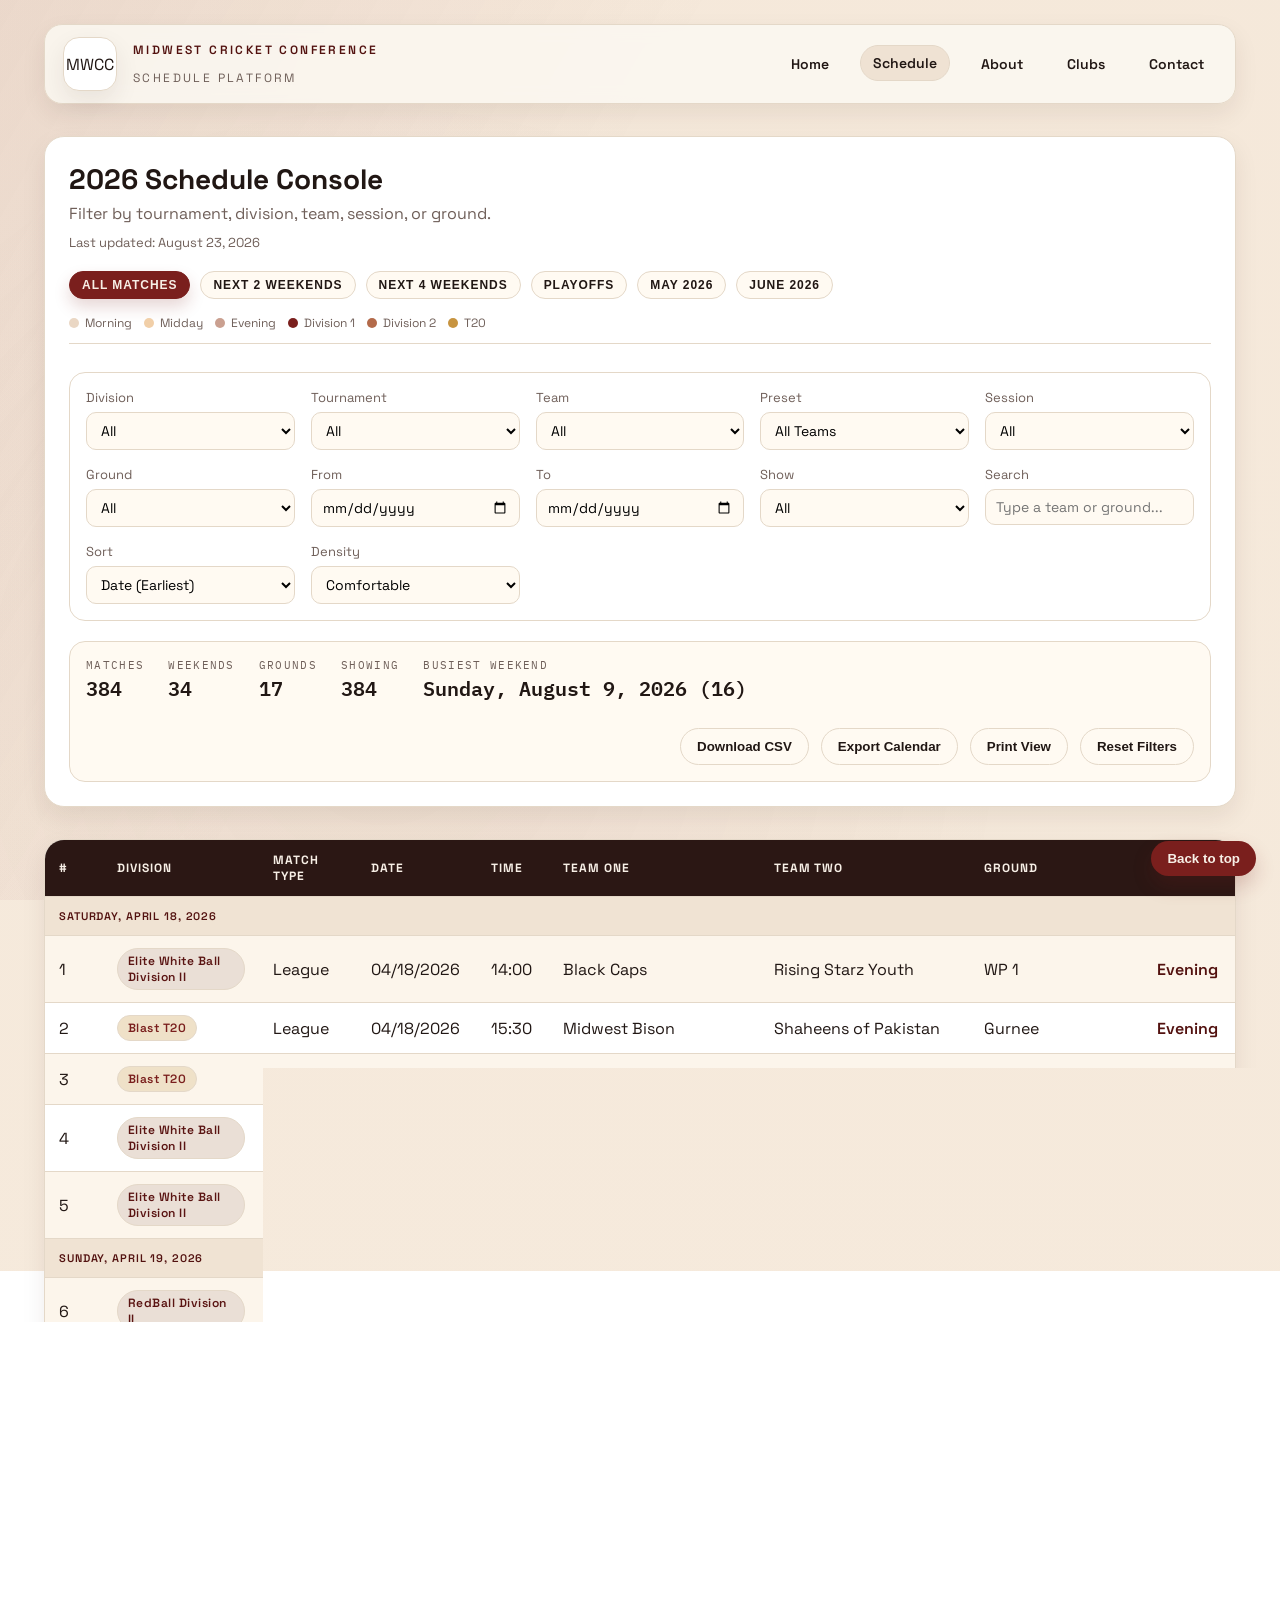
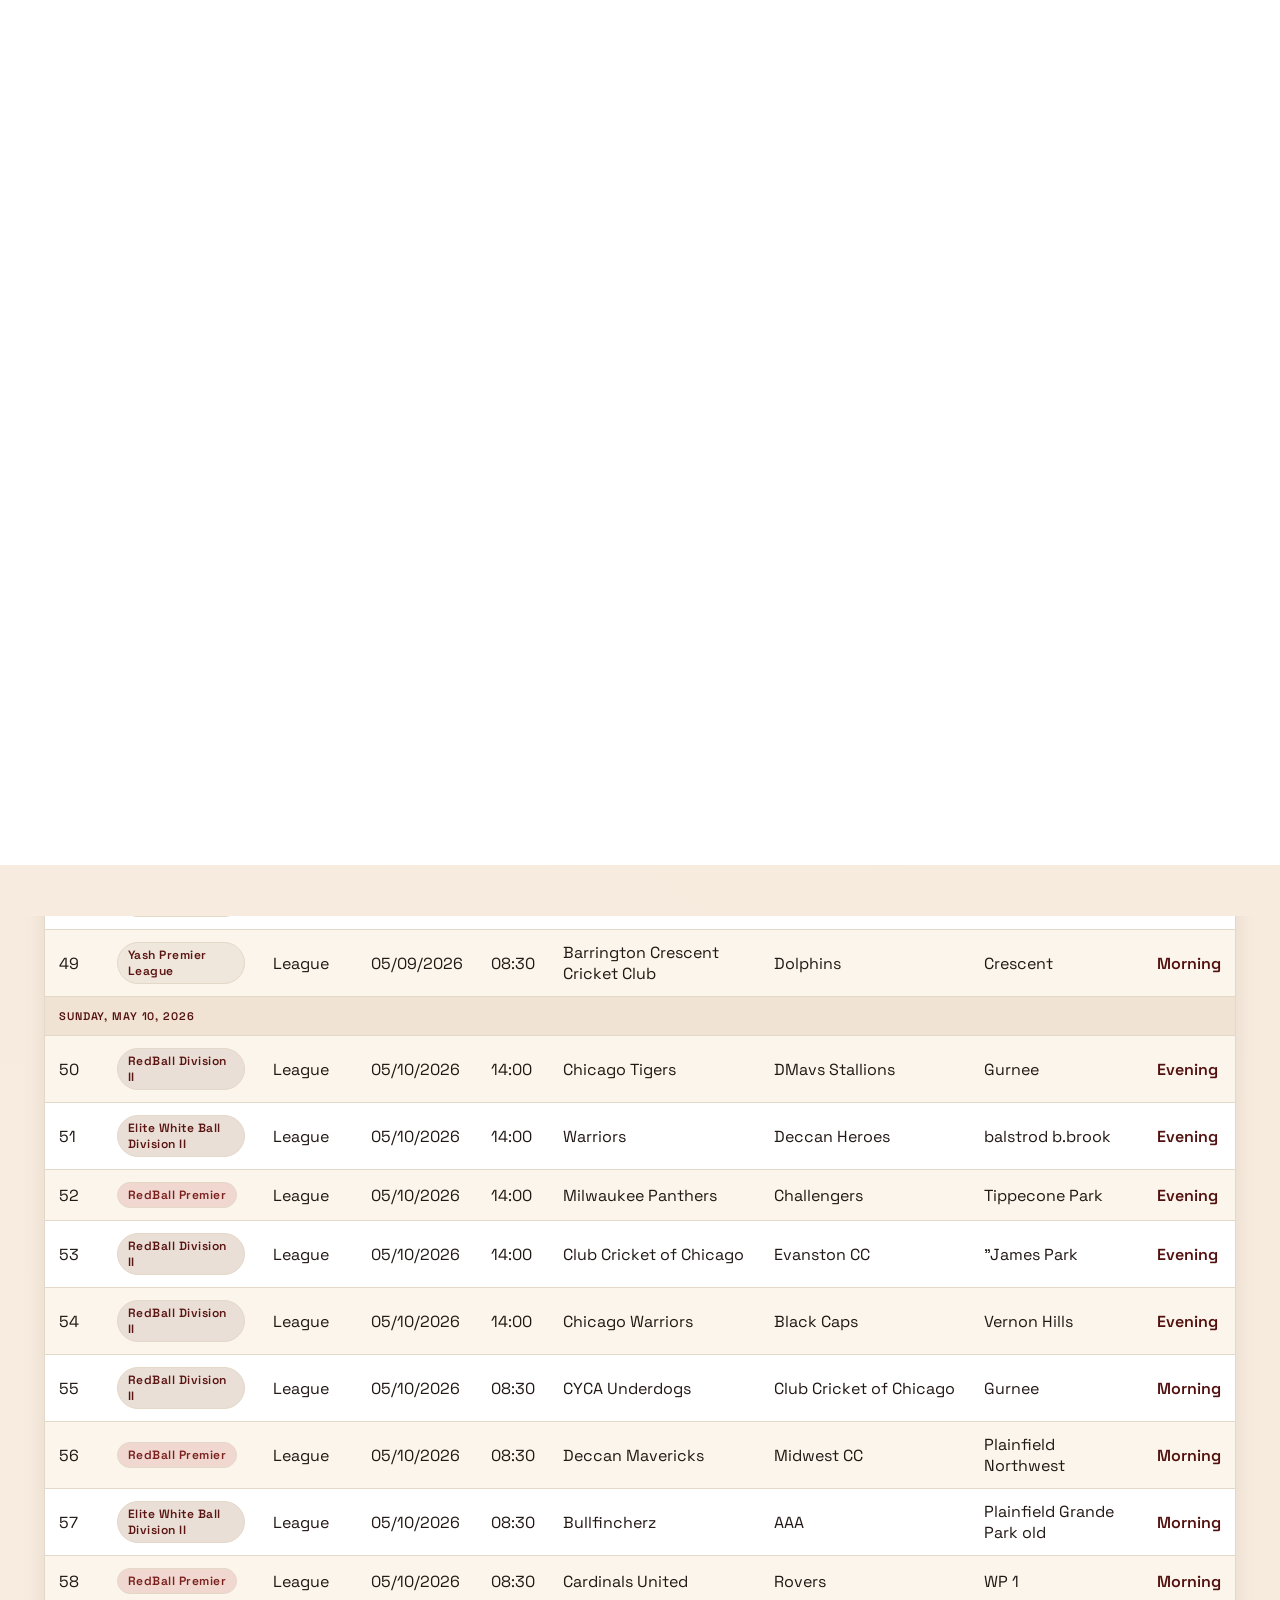
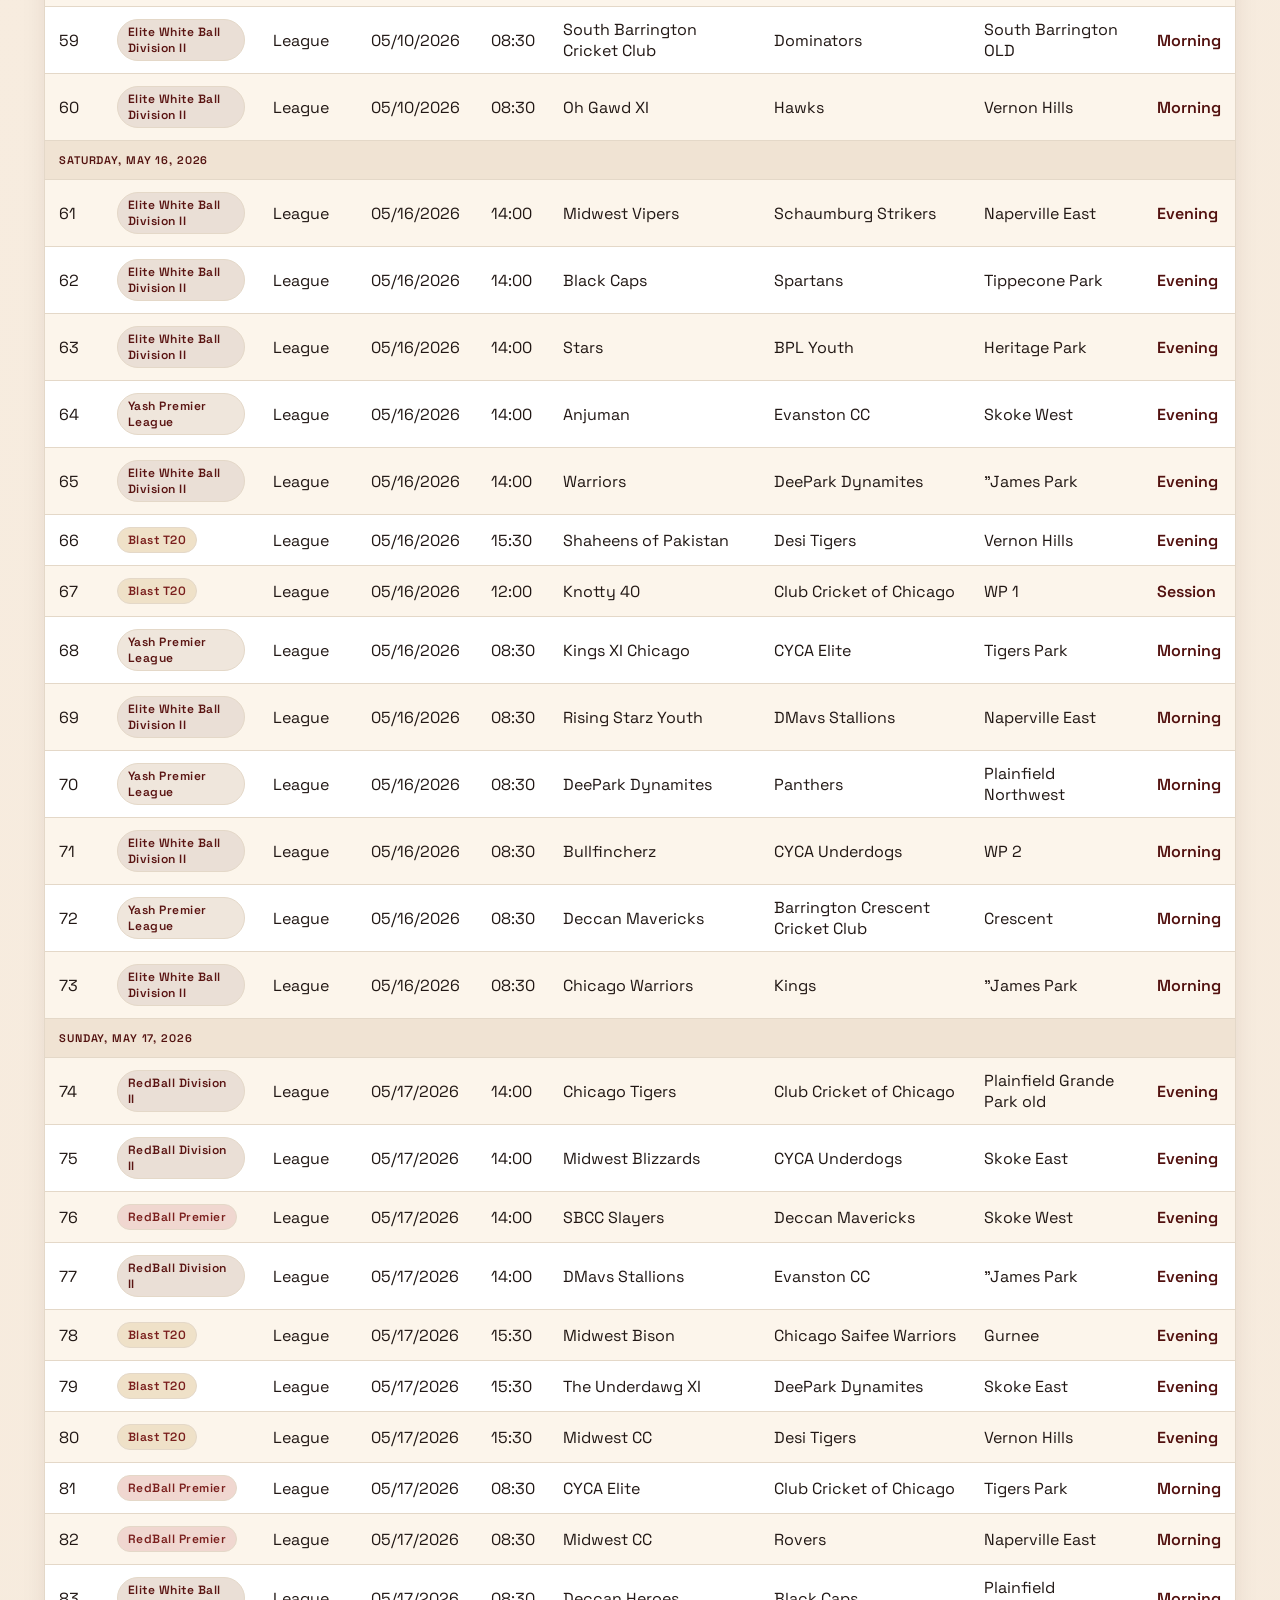
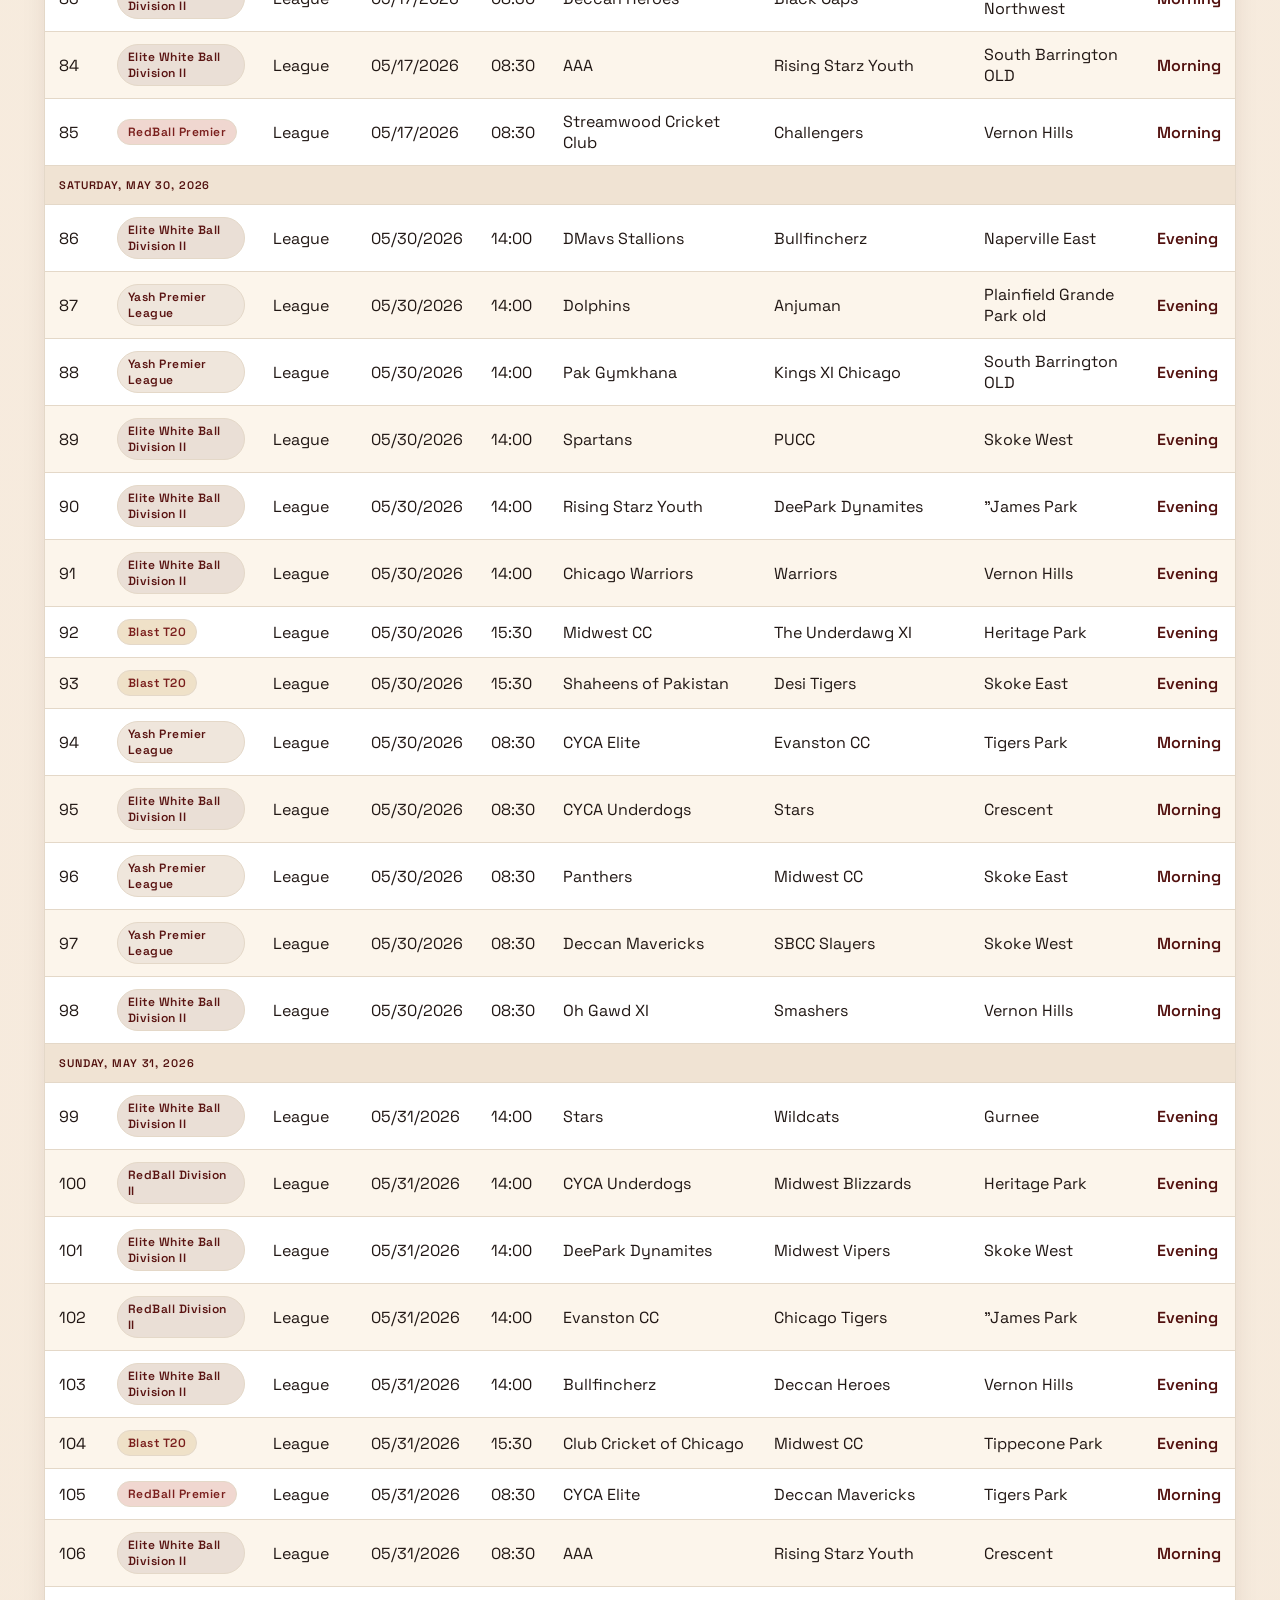
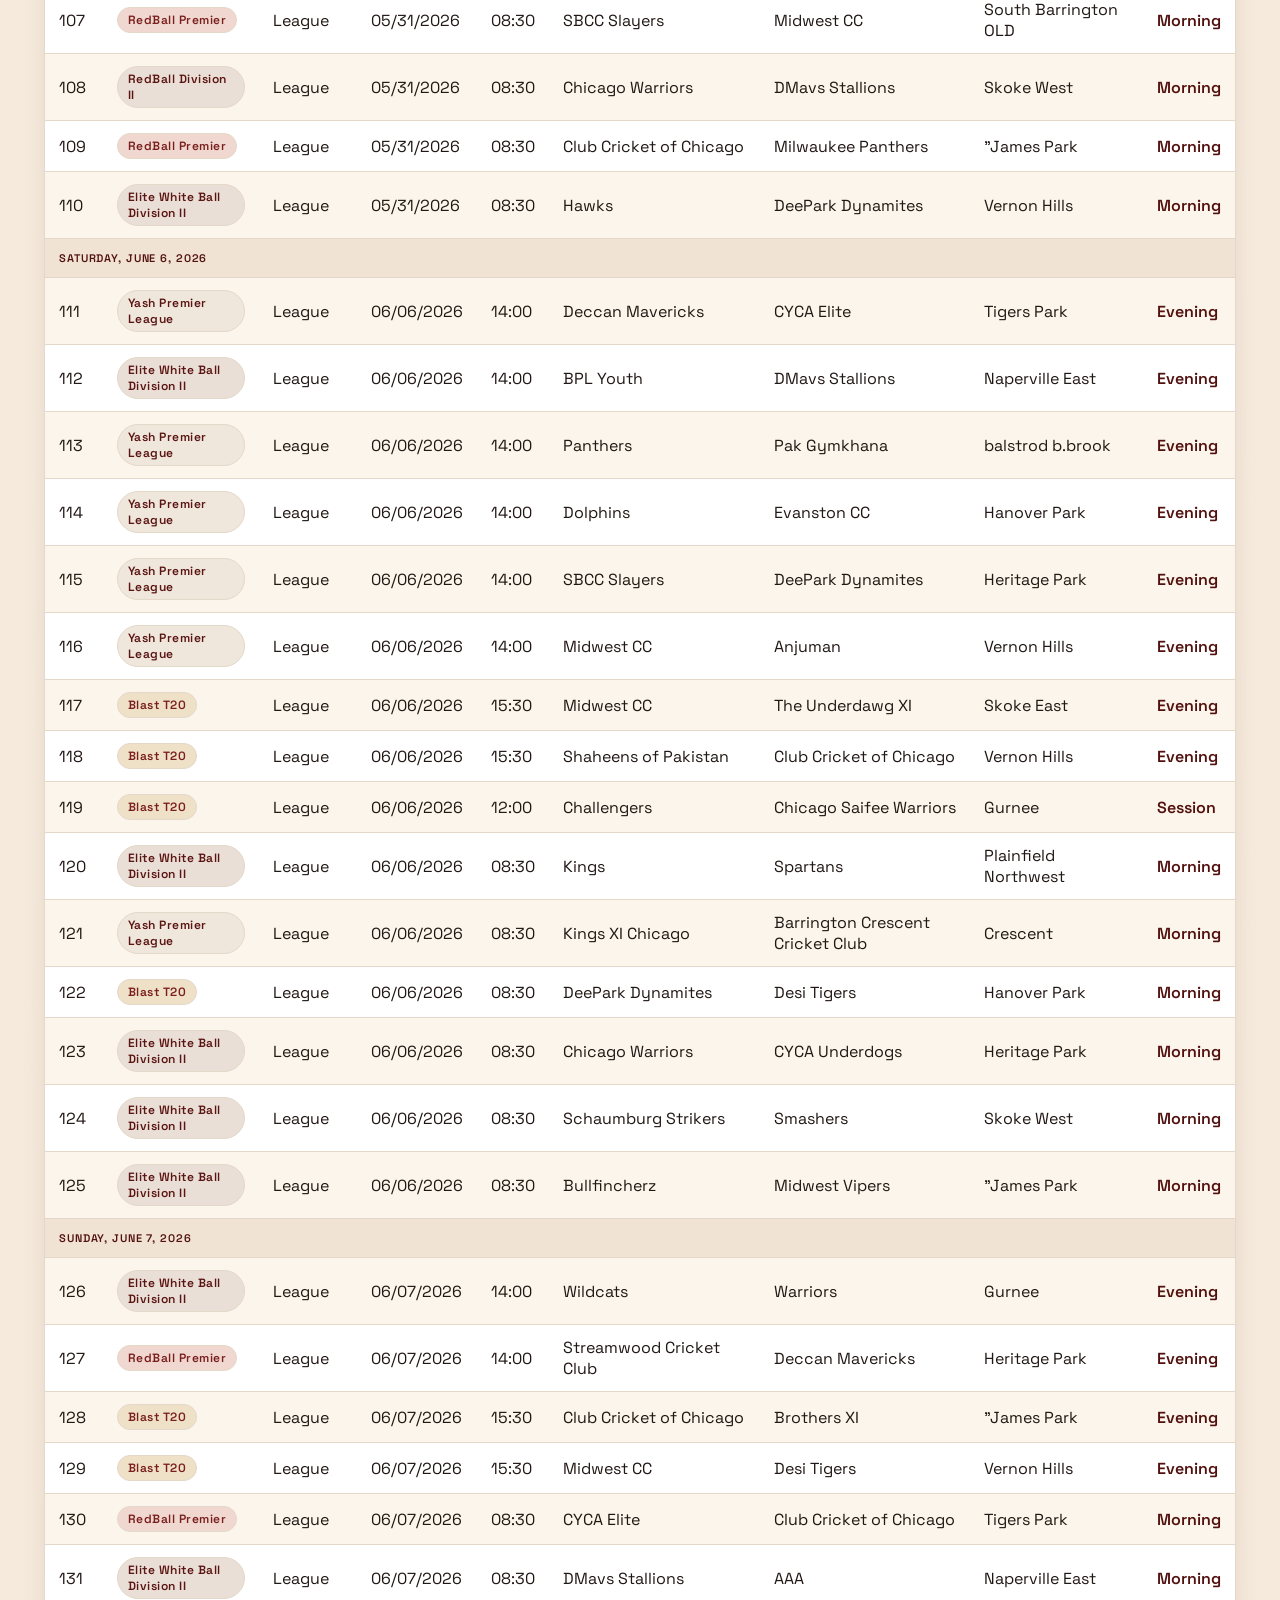
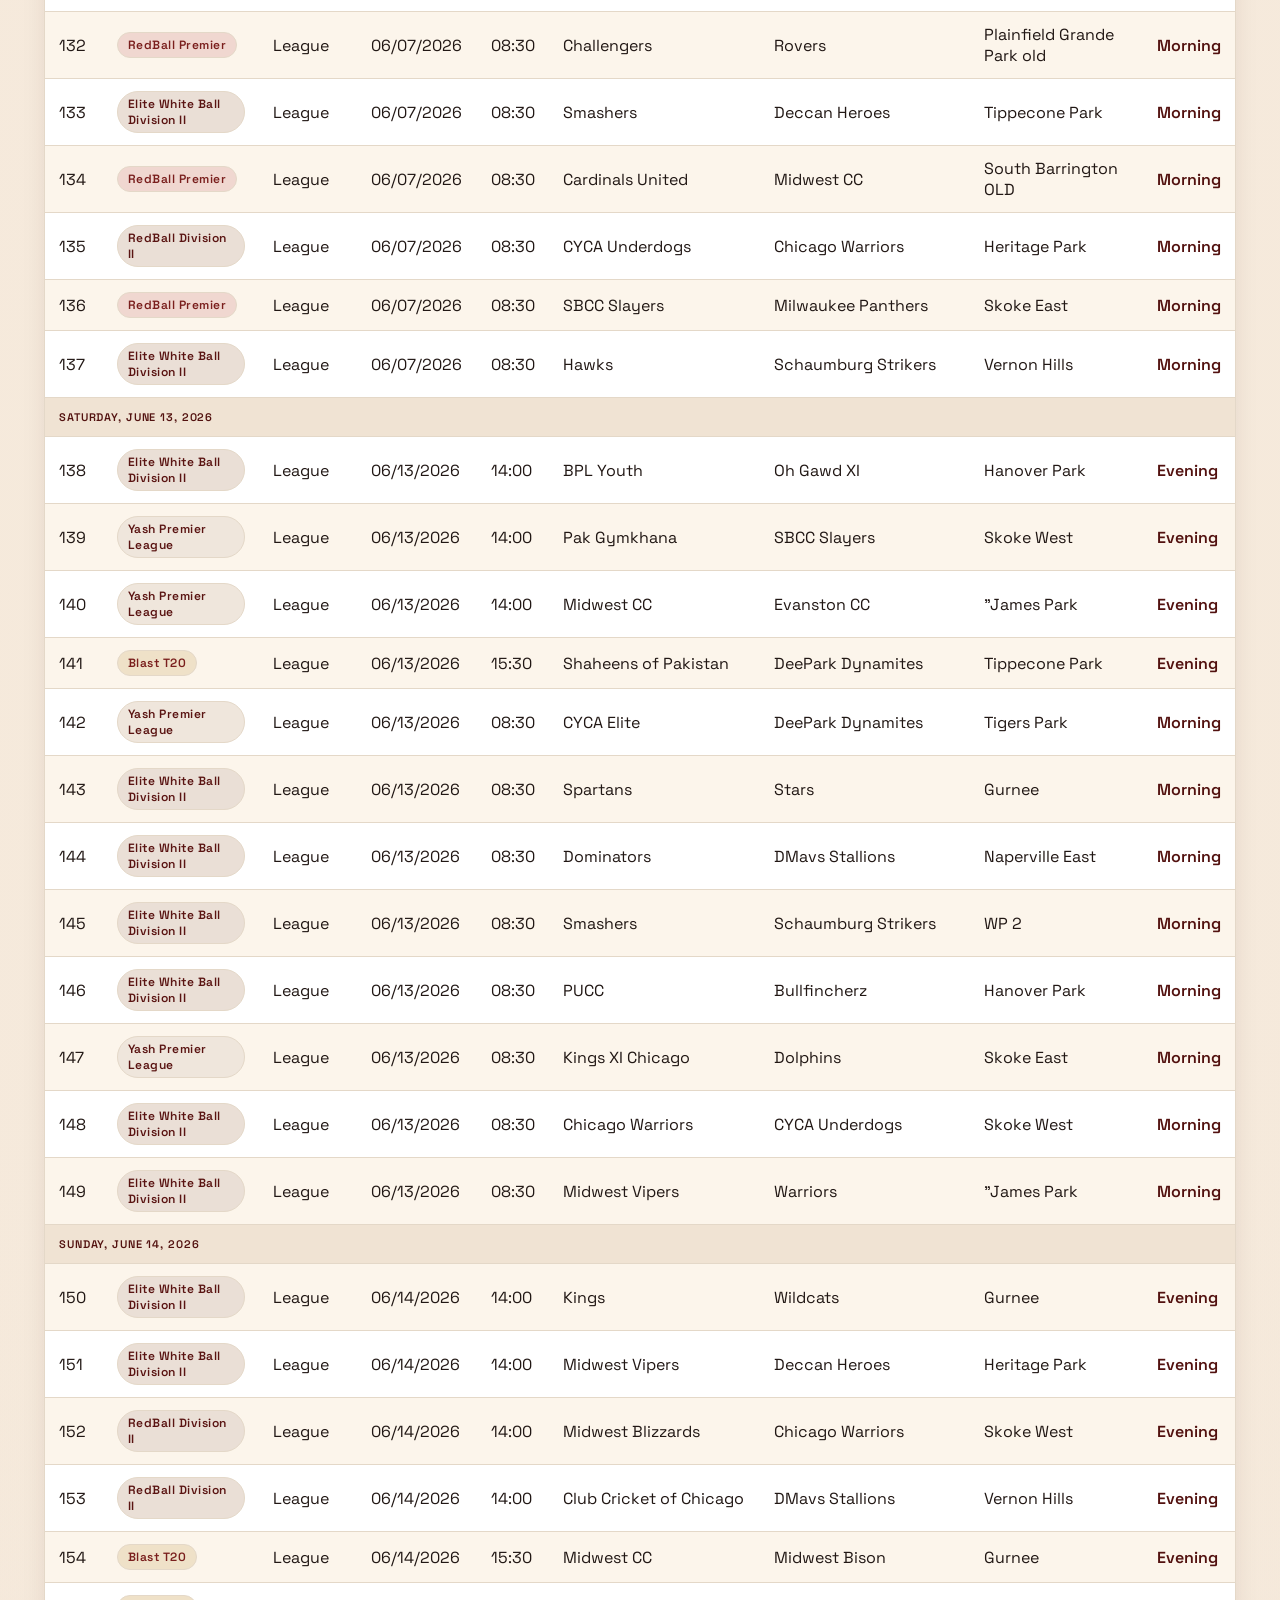
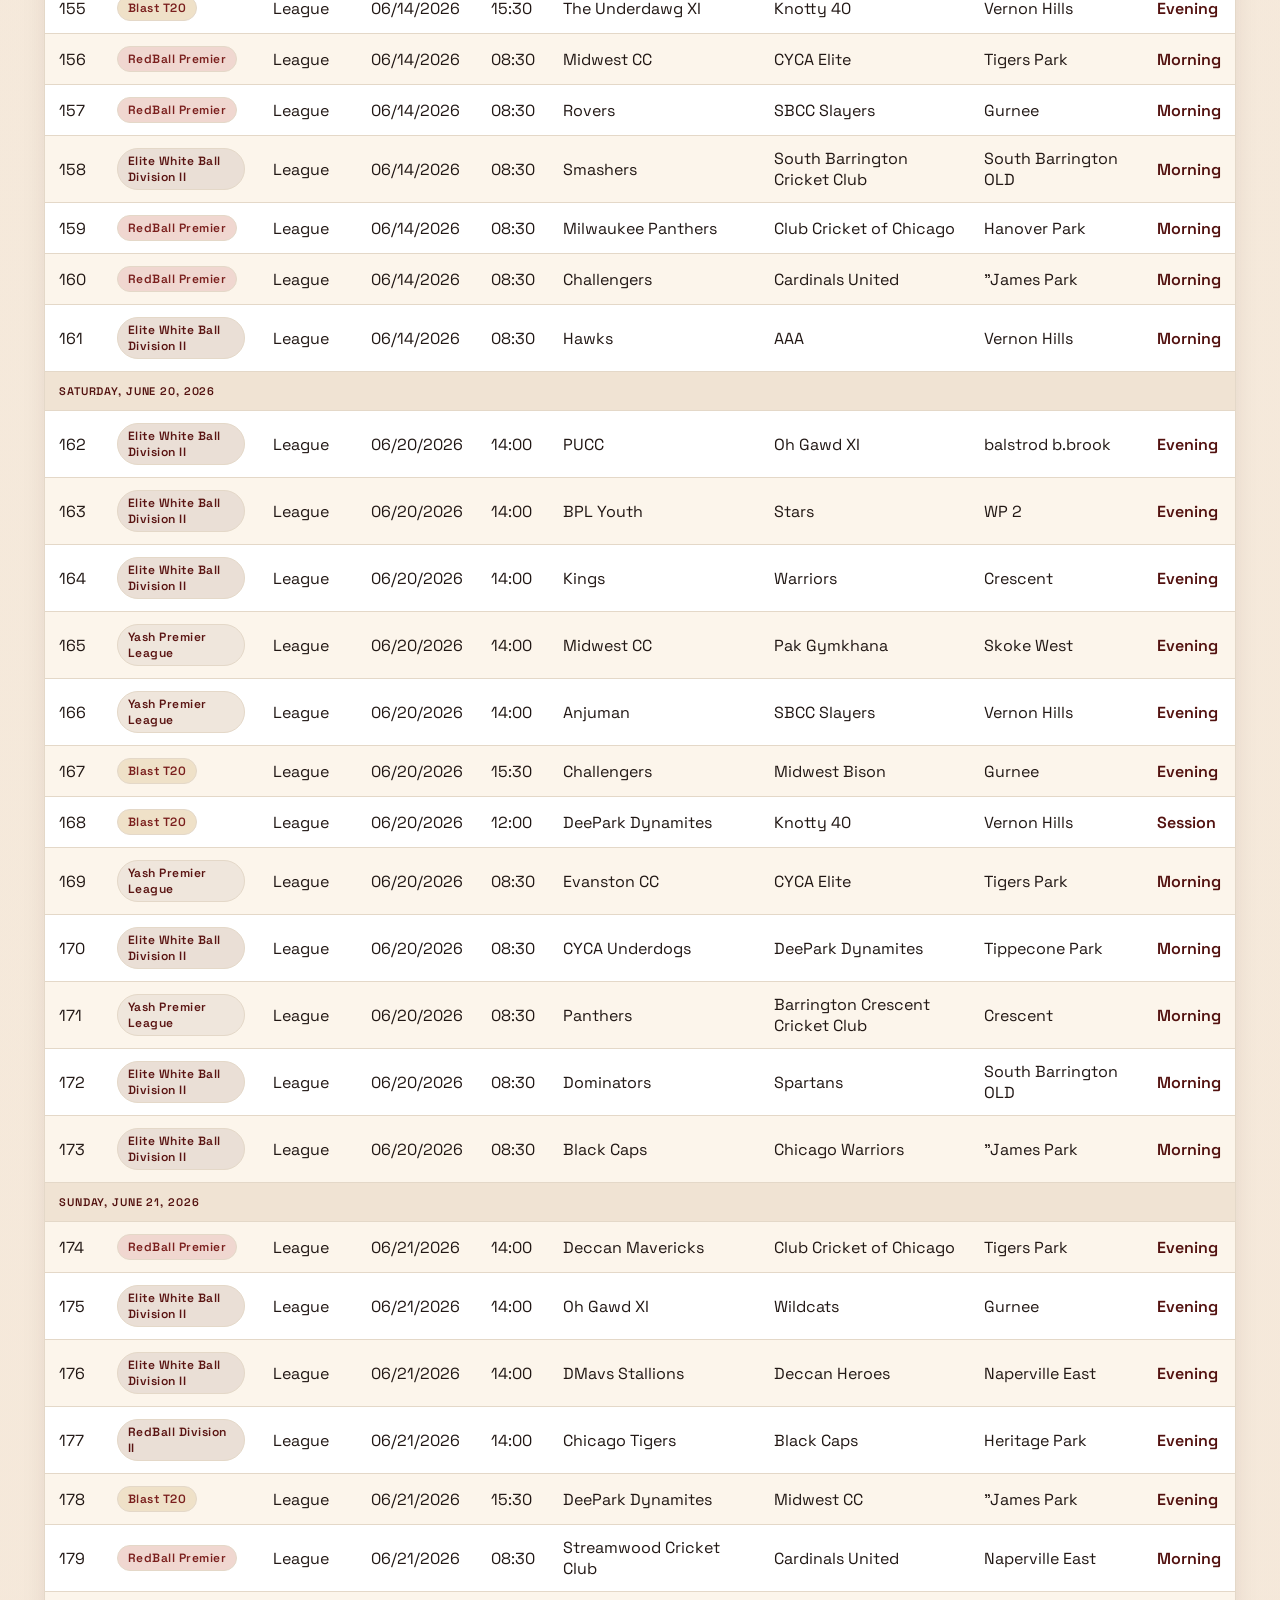
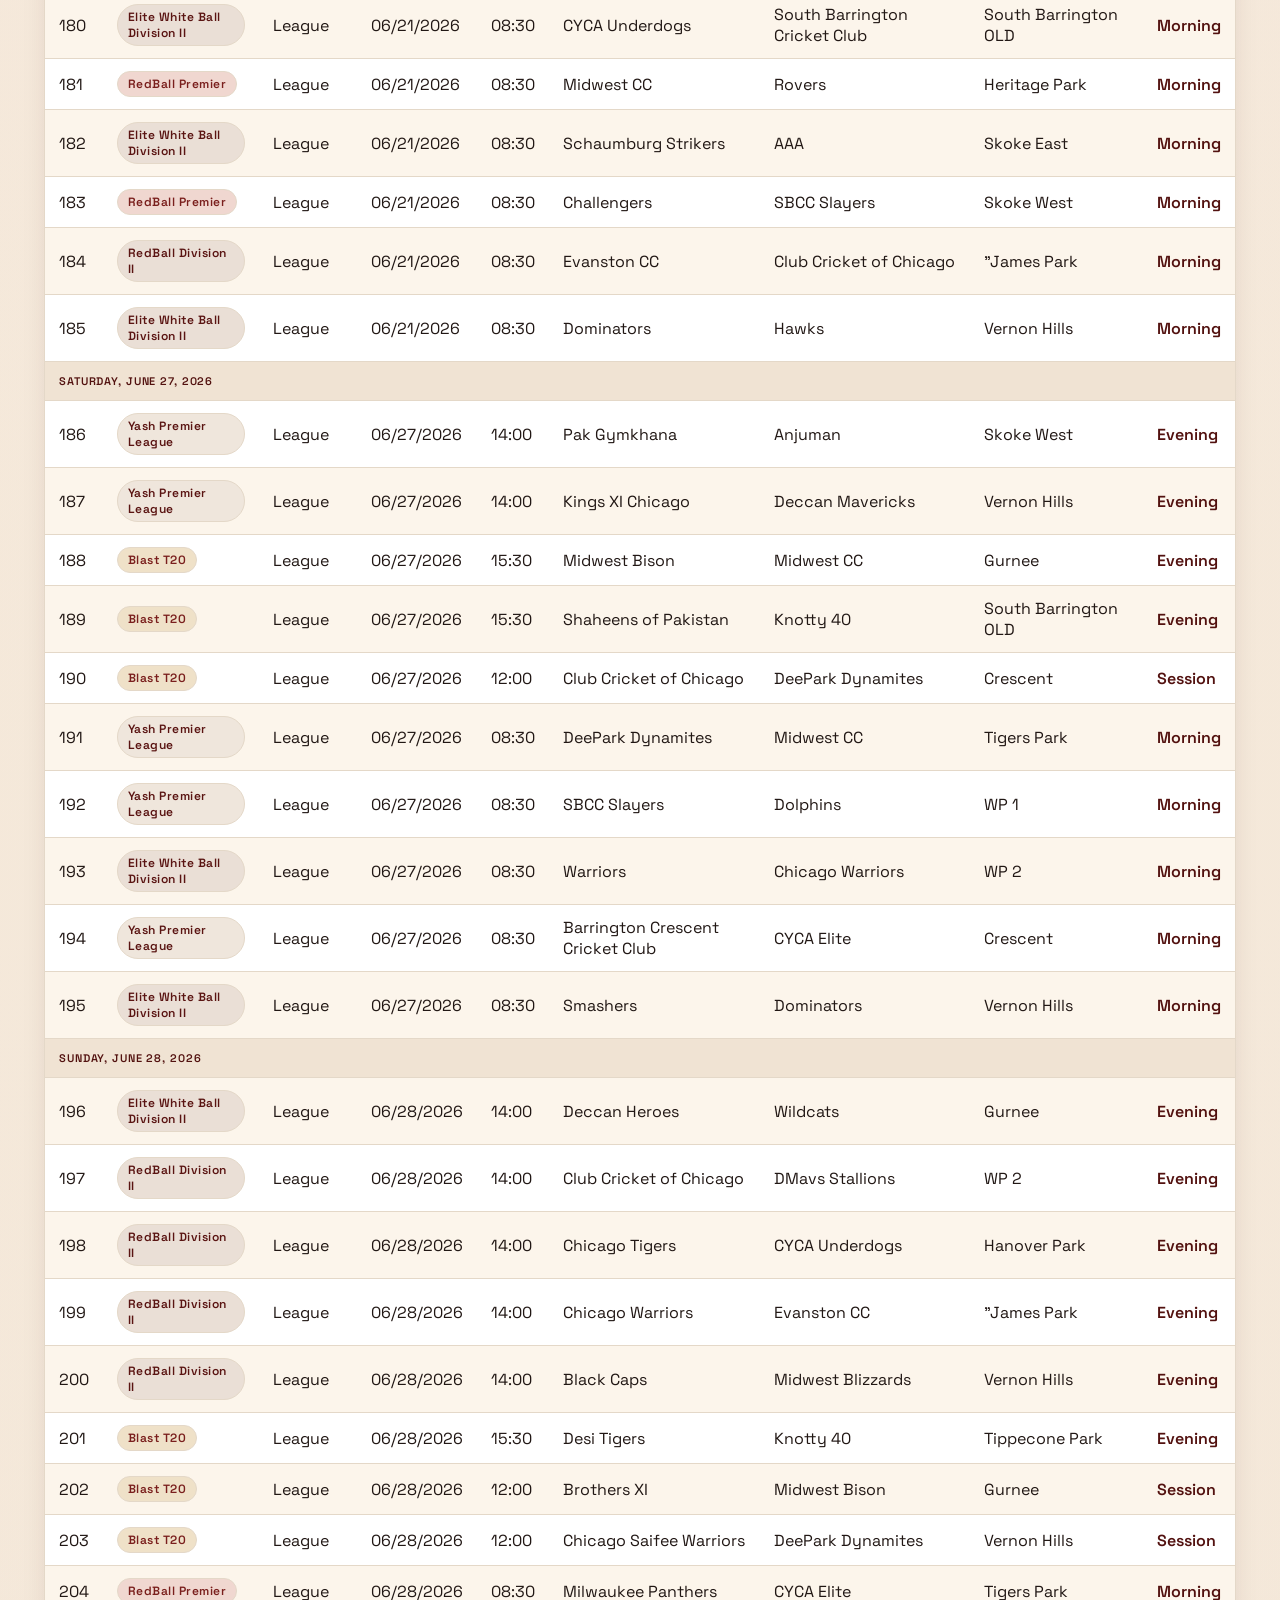
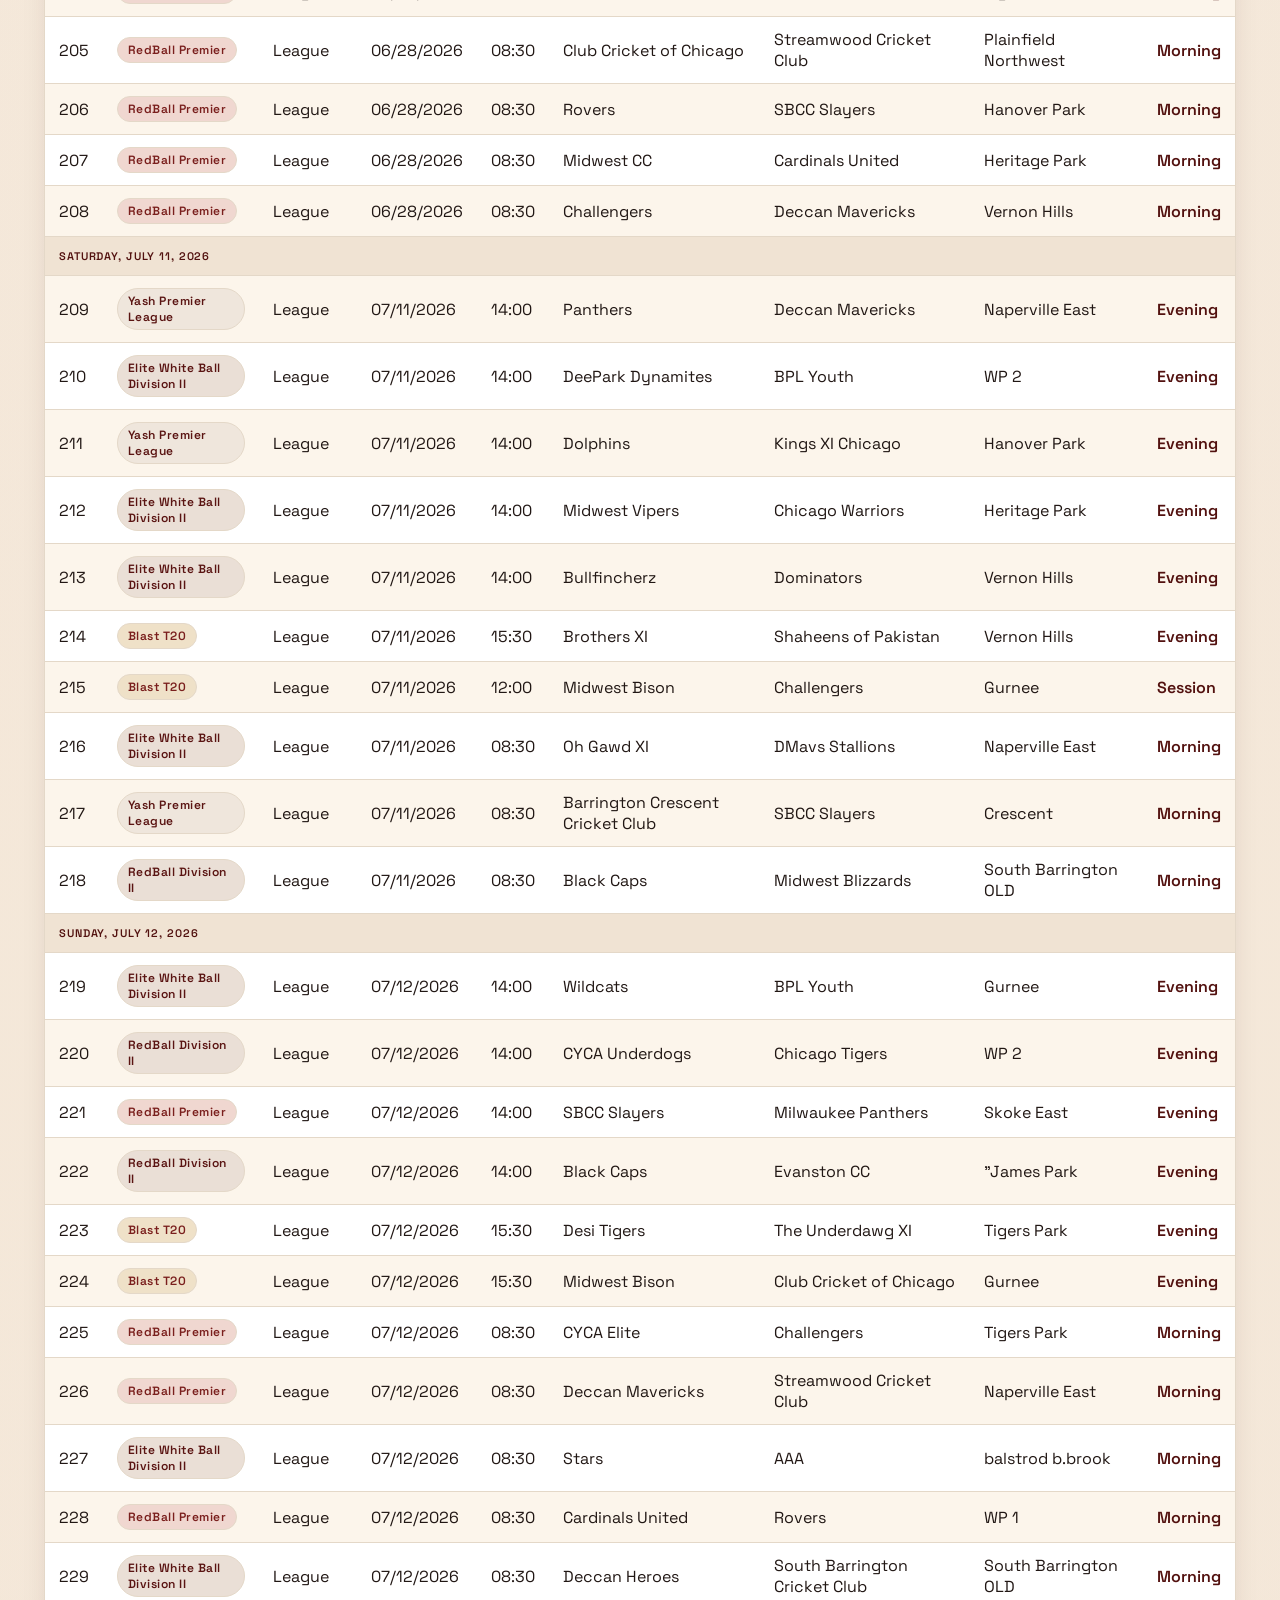
<file: web/schedule.html>
<!doctype html>
<html lang="en">
  <head>
    <meta charset="UTF-8" />
    <meta name="viewport" content="width=device-width, initial-scale=1.0" />
    <title>MWCC | Schedule</title>
    <link rel="preconnect" href="https://fonts.googleapis.com" />
    <link rel="preconnect" href="https://fonts.gstatic.com" crossorigin />
    <link
      href="https://fonts.googleapis.com/css2?family=Space+Grotesk:wght@400;500;600;700&family=IBM+Plex+Mono:wght@400;600&display=swap"
      rel="stylesheet"
    />
    <link rel="stylesheet" href="styles.css" />
  </head>
  <body class="schedule-page">
    <div class="page">
      <nav class="top-nav">
        <div class="brand">
          <div class="brand-mark">MWCC</div>
          <div>
            <p class="eyebrow">Midwest Cricket Conference</p>
            <span class="brand-sub">Schedule Platform</span>
          </div>
        </div>
        <div class="nav-links">
          <a href="index.html">Home</a>
          <a href="schedule.html" class="active">Schedule</a>
          <a href="index.html#about">About</a>
          <a href="index.html#clubs">Clubs</a>
          <a href="index.html#contact">Contact</a>
        </div>
      </nav>

      <section class="panel schedule-panel">
        <div class="section-title">
          <h2>2026 Schedule Console</h2>
          <p>Filter by tournament, division, team, session, or ground.</p>
          <p class="last-updated">Last updated: <span id="lastUpdated">Loading...</span></p>
        </div>

        <div class="schedule-tools">
          <div class="quick-filters" role="group" aria-label="Quick filters">
            <button class="chip active" data-range="all" type="button">All Matches</button>
            <button class="chip" data-range="next2" type="button">Next 2 Weekends</button>
            <button class="chip" data-range="next4" type="button">Next 4 Weekends</button>
            <button class="chip" data-range="playoffs" type="button">Playoffs</button>
            <button class="chip" data-range="month:2026-05" type="button">May 2026</button>
            <button class="chip" data-range="month:2026-06" type="button">June 2026</button>
          </div>
          <div class="legend">
            <span class="legend-item"><span class="legend-dot morning"></span>Morning</span>
            <span class="legend-item"><span class="legend-dot midday"></span>Midday</span>
            <span class="legend-item"><span class="legend-dot evening"></span>Evening</span>
            <span class="legend-item"><span class="legend-dot d1"></span>Division 1</span>
            <span class="legend-item"><span class="legend-dot d2"></span>Division 2</span>
            <span class="legend-item"><span class="legend-dot t20"></span>T20</span>
          </div>
        </div>

        <div class="filters">
          <div class="filter">
            <span>Division</span>
            <select id="divisionFilter"></select>
          </div>
          <div class="filter">
            <span>Tournament</span>
            <select id="tournamentFilter"></select>
          </div>
          <div class="filter">
            <span>Team</span>
            <select id="teamFilter"></select>
          </div>
          <div class="filter">
            <span>Preset</span>
            <select id="presetFilter">
              <option value="all" selected>All Teams</option>
            </select>
          </div>
          <div class="filter">
            <span>Session</span>
            <select id="sessionFilter"></select>
          </div>
          <div class="filter">
            <span>Ground</span>
            <select id="groundFilter"></select>
          </div>
          <div class="filter">
            <span>From</span>
            <input id="dateFrom" type="date" />
          </div>
          <div class="filter">
            <span>To</span>
            <input id="dateTo" type="date" />
          </div>
          <div class="filter">
            <span>Show</span>
            <select id="pageSize">
              <option value="50">50</option>
              <option value="100">100</option>
              <option value="200">200</option>
              <option value="all" selected>All</option>
            </select>
          </div>
          <div class="filter">
            <span>Search</span>
            <input id="searchInput" type="text" placeholder="Type a team or ground..." />
          </div>
          <div class="filter">
            <span>Sort</span>
            <select id="sortBy">
              <option value="date_asc" selected>Date (Earliest)</option>
              <option value="date_desc">Date (Latest)</option>
              <option value="team_asc">Team (A-Z)</option>
              <option value="ground_asc">Ground (A-Z)</option>
            </select>
          </div>
          <div class="filter">
            <span>Density</span>
            <select id="densityToggle">
              <option value="comfortable" selected>Comfortable</option>
              <option value="compact">Compact</option>
            </select>
          </div>
        </div>

        <div class="summary">
          <div>
            <span class="summary-label">Matches</span>
            <span id="matchCount" class="summary-value">0</span>
          </div>
          <div>
            <span class="summary-label">Weekends</span>
            <span id="weekendCount" class="summary-value">0</span>
          </div>
          <div>
            <span class="summary-label">Grounds</span>
            <span id="groundCount" class="summary-value">0</span>
          </div>
          <div>
            <span class="summary-label">Showing</span>
            <span id="showingCount" class="summary-value">0</span>
          </div>
          <div>
            <span class="summary-label">Busiest Weekend</span>
            <span id="busiestWeekend" class="summary-value">-</span>
          </div>
          <div class="actions">
            <button id="downloadCsv" class="ghost">Download CSV</button>
            <button id="exportIcs" class="ghost">Export Calendar</button>
            <button id="printSchedule" class="ghost">Print View</button>
            <button id="resetFilters" class="ghost">Reset Filters</button>
          </div>
        </div>
      </section>

      <section class="table-wrap">
        <table>
          <thead>
            <tr>
              <th>#</th>
              <th>Division</th>
              <th>Match Type</th>
              <th>Date</th>
              <th>Time</th>
              <th>Team One</th>
              <th>Team Two</th>
              <th>Ground</th>
              <th>Session</th>
            </tr>
          </thead>
          <tbody id="scheduleBody"></tbody>
        </table>
      </section>

      <section id="scheduleCards" class="schedule-cards"></section>

      <section class="results-section" id="resultsFixtures">
        <div class="section-title">
          <h2>Results & Fixtures</h2>
          <p>Browse fixtures and completed results by tournament.</p>
        </div>
        <div class="view-tabs" id="resultsTabs">
          <button class="tab active" data-view="fixtures" type="button">Fixtures</button>
          <button class="tab" data-view="results" type="button">Results</button>
        </div>
        <div class="tab-row" id="rfTournamentTabs">
          <button class="tab active" data-tournament="D1_WHITE" type="button">Yash Premier League</button>
          <button class="tab" data-tournament="D1_RED" type="button">Division 1 Red Ball</button>
          <button class="tab" data-tournament="D2_WHITE" type="button">Division 2 White Ball</button>
          <button class="tab" data-tournament="D2_RED" type="button">Division 2 Red Ball</button>
          <button class="tab" data-tournament="T20" type="button">T20 League</button>
        </div>
        <div id="fixturesList" class="rf-list"></div>
        <div id="resultsList" class="rf-list hidden"></div>
      </section>

      <section class="standings-section" id="standings">
        <div class="section-title">
          <h2>Standings & Points</h2>
          <p>Per-tournament standings will appear once results are linked.</p>
        </div>
        <div class="tab-row" id="standingsTabs">
          <button class="tab active" data-tournament="D1_WHITE" type="button">Yash Premier League</button>
          <button class="tab" data-tournament="D1_RED" type="button">Division 1 Red Ball</button>
          <button class="tab" data-tournament="D2_WHITE" type="button">Division 2 White Ball</button>
          <button class="tab" data-tournament="D2_RED" type="button">Division 2 Red Ball</button>
          <button class="tab" data-tournament="T20" type="button">T20 League</button>
        </div>
        <div class="standings-table">
          <table>
            <thead>
              <tr>
                <th>Team</th>
                <th>Played</th>
                <th>Won</th>
                <th>Lost</th>
                <th>Points</th>
                <th>NRR</th>
              </tr>
            </thead>
            <tbody id="standingsBody"></tbody>
          </table>
          <div id="standingsEmpty" class="empty-state">No standings yet.</div>
        </div>
      </section>

      <section class="change-log" id="changeLog"></section>

      <section class="admin-panel" id="adminPanel">
        <div class="admin-header">
          <h3>Admin Updates</h3>
          <button id="lockAdmin" class="ghost" type="button">Lock</button>
        </div>
        <p>Upload a new schedule CSV to update the view for this session.</p>
        <label class="admin-upload">
          <input id="adminUpload" type="file" accept=".csv" />
          Upload New Schedule
        </label>
        <div class="admin-divider"></div>
        <h4>Link CricClubs Scorecard</h4>
        <form id="scorecardForm" class="scorecard-form">
          <label>
            Match #
            <input id="scoreMatchId" type="number" min="1" placeholder="Match ID from schedule" />
          </label>
          <label>
            CricClubs URL
            <input id="scoreUrl" type="url" placeholder="https://cricclubs.com/..." />
          </label>
          <label>
            Result Summary
            <input id="scoreResult" type="text" placeholder="Team A won by 18 runs" />
          </label>
          <label>
            Result Type
            <select id="scoreResultType">
              <option value="win" selected>Win / Loss</option>
              <option value="tie">Tie</option>
              <option value="no_result">No Result</option>
              <option value="abandoned">Abandoned</option>
            </select>
          </label>
          <label>
            Winner
            <select id="scoreWinner">
              <option value="" selected>Select winner</option>
              <option value="teamOne">Team One</option>
              <option value="teamTwo">Team Two</option>
              <option value="tie">Tie</option>
              <option value="no_result">No Result</option>
            </select>
          </label>
          <div class="score-grid">
            <label>
              Team One Runs
              <input id="scoreTeamOneRuns" type="number" min="0" placeholder="Runs" />
            </label>
            <label>
              Team One Overs
              <input id="scoreTeamOneOvers" type="text" placeholder="19.4" />
            </label>
            <label>
              Team Two Runs
              <input id="scoreTeamTwoRuns" type="number" min="0" placeholder="Runs" />
            </label>
            <label>
              Team Two Overs
              <input id="scoreTeamTwoOvers" type="text" placeholder="20.0" />
            </label>
          </div>
          <p class="admin-note">Overs format is cricket style (e.g., 19.4 = 19 overs + 4 balls).</p>
          <button class="primary" type="submit">Save Link</button>
          <button id="clearScorecards" class="ghost" type="button">Clear Links</button>
        </form>

        <div class="admin-divider"></div>
        <h4>Communication Tools</h4>
        <p class="admin-note">
          Generate reminder files and shareable cards. Auto-send requires email or WhatsApp provider setup.
        </p>
        <div class="admin-actions">
          <button id="exportReminders" class="ghost" type="button">Download Reminder CSV</button>
        </div>
      </section>

      <button id="backToTop" class="back-to-top" type="button">Back to top</button>

      <footer class="site-footer">
        <div>
          <p class="footer-title">Midwest Cricket Conference</p>
          <p class="footer-sub">Schedule refreshed weekly during the season.</p>
        </div>
        <div class="footer-links">
          <a href="index.html">Home</a>
          <a href="index.html#about">About</a>
          <a href="index.html#clubs">Clubs</a>
          <a href="index.html#contact">Contact</a>
          <button id="unlockAdmin" class="link-button" type="button">Admin Access</button>
        </div>
      </footer>
    </div>

    <script src="app.js"></script>
  </body>
</html>
</file>
<file: web/styles.css>
:root {
  --bg: #f5efe4;
  --card: #fbf7f1;
  --ink: #211714;
  --muted: #6f5f59;
  --accent: #7a1f1d;
  --accent-dark: #52110f;
  --accent-soft: #b05a4f;
  --border: #e4d8c8;
  --shadow: 0 18px 40px rgba(50, 22, 18, 0.12);
  --shadow-soft: 0 10px 24px rgba(50, 22, 18, 0.08);
  --beige-strong: #efe2d3;
  --glass: rgba(251, 247, 241, 0.88);
}

* {
  box-sizing: border-box;
  margin: 0;
  padding: 0;
}

body {
  font-family: "Space Grotesk", system-ui, sans-serif;
  color: var(--ink);
  background:
    radial-gradient(circle at 10% 10%, #f7ecdf 0%, transparent 42%),
    radial-gradient(circle at 90% 0%, #f0dfcd 0%, transparent 45%),
    linear-gradient(180deg, #f6ecdf 0%, #f1e3d3 55%, #efe0cf 100%);
  min-height: 100vh;
}

body::before {
  content: "";
  position: fixed;
  inset: 0;
  background:
    linear-gradient(120deg, rgba(122, 31, 29, 0.08), transparent 40%),
    radial-gradient(circle at 30% 80%, rgba(122, 31, 29, 0.06), transparent 55%);
  pointer-events: none;
  z-index: -1;
}

.page > * {
  opacity: 0;
  transform: translateY(12px);
  animation: fadeUp 0.6s ease forwards;
}

.page > *:nth-child(1) { animation-delay: 0.05s; }
.page > *:nth-child(2) { animation-delay: 0.12s; }
.page > *:nth-child(3) { animation-delay: 0.18s; }
.page > *:nth-child(4) { animation-delay: 0.24s; }
.page > *:nth-child(5) { animation-delay: 0.3s; }
.page > *:nth-child(6) { animation-delay: 0.36s; }
.page > *:nth-child(7) { animation-delay: 0.42s; }
.page > *:nth-child(8) { animation-delay: 0.48s; }

@keyframes fadeUp {
  to {
    opacity: 1;
    transform: translateY(0);
  }
}

.hero-home::after {
  content: "";
  position: absolute;
  inset: 0;
  background: radial-gradient(circle at 20% 20%, rgba(122, 31, 29, 0.08), transparent 50%);
  pointer-events: none;
  z-index: 0;
}

.hero-home::before {
  content: "";
  position: absolute;
  right: -120px;
  top: -120px;
  width: 320px;
  height: 320px;
  background: radial-gradient(circle, rgba(122, 31, 29, 0.12), transparent 70%);
  pointer-events: none;
  z-index: 0;
}

.hero > * {
  position: relative;
  z-index: 1;
}

.hero-feature {
  gap: 32px;
}

.page {
  max-width: 1240px;
  margin: 0 auto;
  padding: 36px 24px 72px;
  display: flex;
  flex-direction: column;
  gap: 32px;
}

.top-nav {
  display: flex;
  justify-content: space-between;
  align-items: center;
  gap: 24px;
  flex-wrap: wrap;
  background: var(--glass);
  border: 1px solid var(--border);
  border-radius: 18px;
  padding: 12px 18px;
  box-shadow: var(--shadow-soft);
  backdrop-filter: blur(8px);
}

.brand {
  display: flex;
  align-items: center;
  gap: 16px;
}

.brand-mark {
  width: 54px;
  height: 54px;
  border-radius: 16px;
  background: #fff;
  border: 1px solid var(--border);
  display: grid;
  place-items: center;
  overflow: hidden;
  box-shadow: var(--shadow-soft);
}

.brand-logo {
  width: 46px;
  height: 46px;
  object-fit: contain;
  display: block;
}

.brand-sub {
  font-size: 12px;
  text-transform: uppercase;
  letter-spacing: 0.2em;
  color: var(--muted);
}

.nav-links {
  display: flex;
  gap: 18px;
  flex-wrap: wrap;
}

.nav-links a {
  text-decoration: none;
  color: var(--ink);
  font-weight: 600;
  padding: 8px 12px;
  border-radius: 999px;
  border: 1px solid transparent;
  font-size: 14px;
  transition: background 0.2s ease, border-color 0.2s ease, transform 0.2s ease;
}

.nav-links a.active,
.nav-links a:hover {
  border-color: var(--border);
  background: var(--beige-strong);
  transform: translateY(-1px);
}

.hero {
  background: var(--card);
  padding: 36px 40px;
  border-radius: 24px;
  box-shadow: var(--shadow);
  display: flex;
  flex-wrap: wrap;
  align-items: center;
  justify-content: space-between;
  gap: 24px;
  border: 1px solid var(--border);
  position: relative;
}

.hero-home {
  min-height: 420px;
  position: relative;
  overflow: hidden;
}

.hero-feature {
  background: linear-gradient(135deg, #fbf4ea 0%, #efe0cf 100%);
  border: 1px solid var(--border);
}

.hero-content {
  max-width: 560px;
}

.hero-banner {
  background: #ffffff;
  border: 1px solid var(--border);
  border-radius: 18px;
  padding: 18px;
  margin: 16px 0;
  display: flex;
  justify-content: space-between;
  gap: 16px;
  align-items: center;
  box-shadow: var(--shadow-soft);
  border-left: 4px solid var(--accent);
}

.banner-label {
  text-transform: uppercase;
  letter-spacing: 0.14em;
  font-size: 12px;
  color: var(--accent-dark);
}

.banner-meta {
  color: var(--muted);
}

.countdown {
  text-align: right;
}

.countdown-label {
  display: block;
  font-size: 11px;
  letter-spacing: 0.12em;
  text-transform: uppercase;
  color: var(--muted);
}

.countdown-time {
  font-size: 22px;
  font-weight: 600;
  color: var(--accent);
}

.highlight-strip {
  display: flex;
  flex-direction: column;
  gap: 10px;
  margin-bottom: 16px;
}

.highlight {
  background: #fffaf2;
  border: 1px solid var(--border);
  border-radius: 12px;
  padding: 10px 14px;
  font-size: 13px;
  color: var(--muted);
  transition: border-color 0.2s ease, color 0.2s ease, transform 0.2s ease;
}

.highlight.active {
  border-color: var(--accent);
  color: var(--ink);
  transform: translateX(4px);
}

.hero-side {
  display: flex;
  flex-direction: column;
  gap: 12px;
  min-width: 220px;
}

.hero-card {
  background: #ffffff;
  border: 1px solid var(--border);
  border-radius: 16px;
  padding: 16px;
  box-shadow: var(--shadow-soft);
  border-top: 3px solid var(--accent);
}

.hero-card-label {
  text-transform: uppercase;
  font-size: 11px;
  letter-spacing: 0.12em;
  color: var(--muted);
}

.eyebrow {
  text-transform: uppercase;
  letter-spacing: 0.2em;
  font-size: 12px;
  font-weight: 600;
  color: var(--accent-dark);
  margin-bottom: 8px;
}

.hero h1 {
  font-size: clamp(32px, 3.4vw, 44px);
  margin-bottom: 8px;
}

.subhead {
  color: var(--muted);
  max-width: 520px;
  line-height: 1.6;
  font-size: 16px;
}

.season-note {
  margin-top: 12px;
  font-size: 14px;
  color: var(--accent-dark);
  background: var(--beige-strong);
  display: inline-block;
  padding: 6px 12px;
  border-radius: 999px;
  letter-spacing: 0.04em;
}

.hero-metrics {
  display: flex;
  gap: 16px;
  flex-wrap: wrap;
  margin-top: 16px;
}

.metric {
  border: 1px solid var(--border);
  border-radius: 14px;
  padding: 10px 14px;
  background: #fffaf2;
  min-width: 140px;
  box-shadow: var(--shadow-soft);
}

.metric-label {
  display: block;
  font-size: 11px;
  color: var(--muted);
  text-transform: uppercase;
  letter-spacing: 0.12em;
}

.metric-value {
  font-size: 18px;
  font-weight: 600;
}

.last-updated {
  margin-top: 10px;
  font-size: 13px;
  color: var(--muted);
}

.site-footer {
  margin-top: 32px;
  padding: 20px 0;
  border-top: 1px solid var(--border);
  display: flex;
  justify-content: space-between;
  flex-wrap: wrap;
  gap: 16px;
}

.footer-title {
  font-weight: 600;
}

.footer-sub {
  color: var(--muted);
  font-size: 14px;
}

.footer-links {
  display: flex;
  gap: 16px;
  flex-wrap: wrap;
}

.footer-links a {
  text-decoration: none;
  color: var(--ink);
  font-weight: 600;
}

.cta-panel {
  background: #ffffff;
  border-radius: 18px;
  border: 1px solid var(--border);
  padding: 24px;
  display: flex;
  align-items: center;
  justify-content: space-between;
  gap: 16px;
  box-shadow: var(--shadow-soft);
}

.cta-panel h2 {
  margin-bottom: 6px;
}

.cta-panel p {
  color: var(--muted);
}

.fixtures-section {
  display: flex;
  flex-direction: column;
  gap: 16px;
}

.fixture-grid {
  display: grid;
  grid-template-columns: repeat(auto-fit, minmax(240px, 1fr));
  gap: 16px;
}

.fixture-card {
  background: #ffffff;
  border: 1px solid var(--border);
  border-radius: 16px;
  padding: 16px;
  display: flex;
  flex-direction: column;
  gap: 12px;
  box-shadow: var(--shadow-soft);
  border-top: 3px solid var(--accent);
}

.fixture-header {
  display: flex;
  justify-content: space-between;
  align-items: center;
}

.fixture-status {
  font-size: 11px;
  text-transform: uppercase;
  letter-spacing: 0.1em;
  color: var(--accent-dark);
}

.fixture-status.upcoming {
  color: var(--accent-dark);
}

.fixture-status.live {
  color: #2f6d3d;
}

.fixture-status.completed {
  color: var(--muted);
}

.fixture-teams {
  display: flex;
  align-items: center;
  gap: 12px;
}

.team-logo {
  width: 36px;
  height: 36px;
  border-radius: 12px;
  background: linear-gradient(135deg, #f2dfcf 0%, #f7efe6 100%);
  border: 1px solid var(--border);
  display: grid;
  place-items: center;
  font-weight: 600;
  color: var(--accent-dark);
}

.fixture-meta {
  color: var(--muted);
  font-size: 13px;
}

.fixture-actions {
  display: flex;
  justify-content: space-between;
  align-items: center;
}

.stats-panel {
  display: grid;
  grid-template-columns: repeat(auto-fit, minmax(200px, 1fr));
  gap: 16px;
  background: linear-gradient(135deg, #ffffff 0%, #f8f0e6 100%);
  border-radius: 20px;
  border: 1px solid var(--border);
  padding: 22px;
  box-shadow: var(--shadow-soft);
}

.carousel-section {
  display: flex;
  flex-direction: column;
  gap: 16px;
}

.carousel {
  display: grid;
  grid-auto-flow: column;
  grid-auto-columns: minmax(200px, 240px);
  gap: 16px;
  overflow-x: auto;
  padding-bottom: 8px;
}

.carousel-card {
  background: #ffffff;
  border: 1px solid var(--border);
  border-radius: 16px;
  padding: 16px;
  min-height: 160px;
  display: flex;
  flex-direction: column;
  gap: 8px;
  text-decoration: none;
  color: var(--ink);
  transition: transform 0.2s ease, box-shadow 0.2s ease, border-color 0.2s ease;
  border-left: 3px solid transparent;
}

.carousel-card:hover {
  transform: translateY(-3px);
  box-shadow: var(--shadow-soft);
  border-left-color: var(--accent);
}

.logo-pill {
  font-size: 12px;
  text-transform: uppercase;
  letter-spacing: 0.12em;
  color: var(--accent-dark);
}

.schedule-panel {
  background: #ffffff;
}

.schedule-page .schedule-panel {
  position: static;
}

.back-to-top {
  position: fixed;
  right: 24px;
  bottom: 24px;
  background: var(--accent);
  color: #f7efe6;
  border: none;
  border-radius: 999px;
  padding: 10px 16px;
  font-weight: 600;
  box-shadow: 0 10px 20px rgba(122, 31, 29, 0.2);
  opacity: 0;
  pointer-events: none;
  transition: opacity 0.2s ease, transform 0.2s ease;
}

.back-to-top.visible {
  opacity: 1;
  pointer-events: auto;
}

.back-to-top:hover {
  transform: translateY(-2px);
}

body[data-density="compact"] th,
body[data-density="compact"] td {
  padding: 8px 10px;
  font-size: 12px;
}

body[data-density="compact"] .summary-value {
  font-size: 16px;
}

.admin-panel {
  border: 1px dashed var(--border);
  border-radius: 18px;
  padding: 20px;
  margin-top: 24px;
  background: #fffaf2;
  display: none;
}

.admin-panel.active {
  display: block;
}

.admin-header {
  display: flex;
  justify-content: space-between;
  align-items: center;
}

.admin-upload {
  display: inline-flex;
  padding: 8px 12px;
  border-radius: 999px;
  border: 1px solid var(--border);
  background: #ffffff;
  cursor: pointer;
  font-weight: 600;
  margin-top: 12px;
}

.admin-upload input {
  display: none;
}

.link-button {
  background: none;
  border: none;
  color: var(--accent);
  cursor: pointer;
  font-weight: 600;
}

.change-log {
  border: 1px solid var(--border);
  border-radius: 16px;
  padding: 16px;
  background: #ffffff;
  margin-top: 20px;
}

.change-item {
  display: flex;
  justify-content: space-between;
  font-size: 13px;
  color: var(--muted);
  padding: 6px 0;
  border-bottom: 1px solid var(--border);
}

.change-item:last-child {
  border-bottom: none;
}

@media print {
  body {
    background: white;
  }

  .top-nav,
  .schedule-tools,
  .filters,
  .actions,
  .back-to-top,
  .schedule-cards,
  .admin-panel,
  .change-log,
  .site-footer {
    display: none !important;
  }

  .page {
    padding: 0;
  }

  .table-wrap {
    display: block !important;
    border: none;
  }

  .schedule-panel {
    position: static;
    border: none;
    padding: 0 0 16px;
  }
}

.hero-actions {
  display: flex;
  gap: 12px;
  align-items: center;
  flex-wrap: wrap;
}

.primary {
  background: linear-gradient(135deg, #7a1f1d 0%, #5a1412 100%);
  color: #f7efe6;
  padding: 10px 20px;
  border-radius: 999px;
  font-weight: 600;
  text-decoration: none;
  box-shadow: 0 12px 22px rgba(122, 31, 29, 0.22);
  transition: transform 0.2s ease, box-shadow 0.2s ease;
}

.primary:hover {
  transform: translateY(-1px);
  box-shadow: 0 12px 22px rgba(122, 31, 29, 0.25);
}


.ghost {
  border: 1px solid var(--border);
  background: #fffaf2;
  padding: 10px 16px;
  border-radius: 999px;
  cursor: pointer;
  font-weight: 600;
  color: var(--ink);
  transition: border-color 0.2s ease, transform 0.2s ease;
  text-decoration: none;
  display: inline-flex;
  align-items: center;
}

.ghost:hover {
  border-color: var(--accent);
  transform: translateY(-1px);
}

.panel {
  background: #ffffff;
  border-radius: 20px;
  padding: 24px;
  border: 1px solid var(--border);
  display: flex;
  flex-direction: column;
  gap: 20px;
  box-shadow: var(--shadow-soft);
}

.section-title h2 {
  font-size: clamp(22px, 2.4vw, 28px);
  margin-bottom: 6px;
}

.section-title p {
  color: var(--muted);
  max-width: 720px;
}

.grid-section {
  display: grid;
  grid-template-columns: repeat(auto-fit, minmax(240px, 1fr));
  gap: 16px;
}

.card {
  background: var(--card);
  border-radius: 18px;
  padding: 20px;
  border: 1px solid var(--border);
  box-shadow: none;
  transition: transform 0.2s ease, box-shadow 0.2s ease;
}

.card:hover {
  transform: translateY(-3px);
  box-shadow: var(--shadow);
}

.card h3 {
  margin-bottom: 8px;
}

.card p {
  color: var(--muted);
  line-height: 1.4;
  margin-bottom: 12px;
}

.card.muted {
  opacity: 0.7;
}

.tag {
  display: inline-block;
  padding: 6px 12px;
  border-radius: 999px;
  background: var(--beige-strong);
  color: var(--accent-dark);
  font-weight: 600;
  font-size: 12px;
  text-transform: uppercase;
  letter-spacing: 0.08em;
}

.filters {
  display: grid;
  grid-template-columns: repeat(auto-fit, minmax(180px, 1fr));
  gap: 16px;
  background: #ffffff;
  padding: 16px;
  border-radius: 16px;
  border: 1px solid var(--border);
}

.schedule-tools {
  display: flex;
  align-items: center;
  justify-content: space-between;
  gap: 16px;
  flex-wrap: wrap;
  margin-bottom: 8px;
  padding-bottom: 12px;
  border-bottom: 1px solid var(--border);
}

.quick-filters {
  display: flex;
  gap: 10px;
  flex-wrap: wrap;
}

.chip {
  border: 1px solid var(--border);
  background: #fffaf2;
  color: var(--ink);
  padding: 6px 12px;
  border-radius: 999px;
  font-weight: 600;
  cursor: pointer;
  font-size: 12px;
  text-transform: uppercase;
  letter-spacing: 0.08em;
  transition: border-color 0.2s ease, transform 0.2s ease, background 0.2s ease;
}

.chip.active {
  background: var(--accent);
  color: #f7efe6;
  border-color: var(--accent);
  box-shadow: 0 8px 16px rgba(122, 31, 29, 0.18);
}

.chip:hover {
  border-color: var(--accent);
  transform: translateY(-1px);
}

.legend {
  display: flex;
  gap: 12px;
  flex-wrap: wrap;
  color: var(--muted);
  font-size: 12px;
}

.legend-item {
  display: flex;
  align-items: center;
  gap: 6px;
}

.legend-dot {
  width: 10px;
  height: 10px;
  border-radius: 50%;
  background: #d9c7b6;
}

.legend-dot.morning {
  background: #ead7c4;
}

.legend-dot.midday {
  background: #f1cfa8;
}

.legend-dot.evening {
  background: #caa090;
}

.legend-dot.d1 {
  background: #7a1f1d;
}

.legend-dot.d2 {
  background: #b36a4a;
}

.legend-dot.t20 {
  background: #c79440;
}

.filter {
  display: flex;
  flex-direction: column;
  gap: 6px;
  font-size: 13px;
  color: var(--muted);
}

.filter select,
.filter input {
  border: 1px solid var(--border);
  background: #fffaf2;
  padding: 8px 10px;
  border-radius: 10px;
  font-family: "Space Grotesk", sans-serif;
  font-size: 14px;
  transition: border-color 0.2s ease, box-shadow 0.2s ease;
}

.filter select:focus-visible,
.filter input:focus-visible {
  outline: none;
  border-color: var(--accent);
  box-shadow: 0 0 0 2px rgba(122, 31, 29, 0.15);
}

.summary {
  display: flex;
  gap: 24px;
  flex-wrap: wrap;
  font-family: "IBM Plex Mono", monospace;
  align-items: center;
  background: #fffaf2;
  border: 1px solid var(--border);
  border-radius: 16px;
  padding: 16px;
}

.summary-label {
  display: block;
  font-size: 11px;
  color: var(--muted);
  letter-spacing: 0.12em;
  text-transform: uppercase;
}

.summary-value {
  font-size: 20px;
  font-weight: 600;
}

.actions {
  display: flex;
  gap: 12px;
  margin-left: auto;
  align-items: center;
  flex-wrap: wrap;
}

.table-wrap {
  background: white;
  border-radius: 20px;
  border: 1px solid var(--border);
  overflow: auto;
  box-shadow: var(--shadow-soft);
}

.schedule-cards {
  display: none;
  flex-direction: column;
  gap: 12px;
}

.card-date {
  font-size: 12px;
  text-transform: uppercase;
  letter-spacing: 0.12em;
  color: var(--accent-dark);
  margin-top: 6px;
}

.match-card {
  border: 1px solid var(--border);
  border-radius: 16px;
  padding: 16px;
  background: #fffaf2;
  display: flex;
  flex-direction: column;
  gap: 8px;
}

.match-card-header {
  display: flex;
  justify-content: space-between;
  gap: 12px;
  align-items: center;
}

.match-meta {
  display: flex;
  justify-content: space-between;
  gap: 12px;
  flex-wrap: wrap;
  color: var(--muted);
  font-size: 13px;
}

.results-section {
  display: flex;
  flex-direction: column;
  gap: 16px;
}

.view-tabs {
  display: flex;
  gap: 10px;
  flex-wrap: wrap;
}

.rf-list {
  display: flex;
  flex-direction: column;
  gap: 18px;
}

.hidden {
  display: none !important;
}

.results-grid {
  display: grid;
  gap: 16px;
}

.results-date {
  background: var(--accent-dark);
  color: #f7efe6;
  padding: 10px 16px;
  border-radius: 12px;
  font-size: 12px;
  text-transform: uppercase;
  letter-spacing: 0.12em;
  font-weight: 600;
}

.result-card {
  border: 1px solid var(--border);
  border-radius: 16px;
  padding: 18px;
  background: #ffffff;
  display: flex;
  flex-direction: column;
  gap: 12px;
  box-shadow: var(--shadow);
}

.result-header {
  display: flex;
  justify-content: space-between;
  align-items: center;
  gap: 10px;
  flex-wrap: wrap;
}

.result-status {
  font-size: 10px;
  text-transform: uppercase;
  letter-spacing: 0.1em;
  color: var(--accent-dark);
  border: 1px solid var(--border);
  padding: 4px 8px;
  border-radius: 999px;
  font-weight: 600;
  background: #fff7ed;
}

.result-status.upcoming {
  color: var(--accent-dark);
}

.result-status.completed {
  color: #2f6d3d;
  border-color: #cde6d3;
  background: #eef7f1;
}

.result-tag {
  font-size: 11px;
  text-transform: uppercase;
  letter-spacing: 0.12em;
  color: var(--accent);
  font-weight: 700;
}

.result-matchup {
  display: flex;
  flex-wrap: wrap;
  gap: 10px;
  align-items: center;
  font-size: 16px;
  font-weight: 600;
}

.result-team {
  display: flex;
  gap: 12px;
  align-items: center;
}

.result-team span {
  line-height: 1.2;
}

.vs {
  font-size: 12px;
  text-transform: uppercase;
  letter-spacing: 0.12em;
  color: var(--muted);
}

.result-meta-line {
  color: var(--muted);
  font-size: 13px;
}

.result-note {
  color: var(--muted);
  font-size: 13px;
}

.result-summary {
  color: var(--accent-dark);
  font-weight: 600;
}

.result-score {
  color: var(--ink);
  font-size: 13px;
  font-weight: 600;
}

.result-actions {
  display: flex;
  gap: 12px;
  justify-content: flex-start;
}

.standings-section {
  display: flex;
  flex-direction: column;
  gap: 16px;
}

.tab-row {
  display: flex;
  gap: 10px;
  flex-wrap: wrap;
}

.tab {
  border: 1px solid var(--border);
  background: #fffaf2;
  color: var(--ink);
  padding: 8px 14px;
  border-radius: 999px;
  font-weight: 600;
  cursor: pointer;
  font-size: 12px;
  text-transform: uppercase;
  letter-spacing: 0.08em;
}

.tab.active {
  background: var(--accent);
  color: #f7efe6;
  border-color: var(--accent);
}

.standings-table {
  border: 1px solid var(--border);
  border-radius: 16px;
  overflow: hidden;
  background: #ffffff;
}

.standings-table table {
  width: 100%;
  border-collapse: collapse;
}

.admin-divider {
  margin: 16px 0;
  border-top: 1px solid var(--border);
}

.scorecard-form {
  display: grid;
  gap: 12px;
  margin-top: 8px;
}

.score-grid {
  display: grid;
  grid-template-columns: repeat(auto-fit, minmax(180px, 1fr));
  gap: 12px;
}

.admin-note {
  font-size: 12px;
  color: var(--muted);
  margin-top: 4px;
}

.admin-actions {
  display: flex;
  gap: 12px;
  flex-wrap: wrap;
}

.scorecard-form label {
  display: grid;
  gap: 6px;
  font-size: 13px;
  color: var(--muted);
}

.scorecard-form input {
  border: 1px solid var(--border);
  background: #fffdf8;
  padding: 8px 10px;
  border-radius: 10px;
  font-family: "Space Grotesk", sans-serif;
  font-size: 14px;
}

.scorecard-form select {
  border: 1px solid var(--border);
  background: #fffdf8;
  padding: 8px 10px;
  border-radius: 10px;
  font-family: "Space Grotesk", sans-serif;
  font-size: 14px;
}

table {
  width: 100%;
  border-collapse: collapse;
}

thead {
  background: #2b1714;
  color: #f7efe6;
  text-transform: uppercase;
  letter-spacing: 0.08em;
  font-size: 12px;
}

thead th {
  position: sticky;
  top: 0;
  z-index: 2;
}

.schedule-page thead th {
  position: static;
}

th,
td {
  padding: 12px 14px;
  text-align: left;
  border-bottom: 1px solid var(--border);
}

tbody tr:nth-child(even) {
  background: #fcf5eb;
}

tbody tr:hover {
  background: #f1e5d6;
}

.group-row td {
  background: #f0e3d3;
  color: var(--accent-dark);
  font-weight: 600;
  text-transform: uppercase;
  letter-spacing: 0.08em;
  font-size: 11px;
}

.session-tag {
  font-weight: 600;
  color: var(--accent-dark);
}

.badge {
  display: inline-block;
  padding: 4px 10px;
  border-radius: 999px;
  font-size: 12px;
  font-weight: 600;
  letter-spacing: 0.04em;
  background: #f0e0d2;
  color: #4b332c;
  border: 1px solid var(--border);
}

.badge-d1white {
  background: #efe6dc;
  color: #5a1412;
}

.badge-d1red {
  background: #f0d7d0;
  color: #7a1f1d;
}

.badge-d2 {
  background: #eadfd6;
  color: #5a1412;
}

.badge-t20 {
  background: #efe1c8;
  color: #7a1f1d;
}

.empty-state {
  padding: 24px;
  text-align: center;
  color: var(--muted);
}

.placeholder {
  background: white;
  border-radius: 18px;
  padding: 24px;
  border: 1px dashed var(--border);
}

.placeholder p {
  color: var(--muted);
}

.about-grid {
  display: grid;
  grid-template-columns: repeat(auto-fit, minmax(220px, 1fr));
  gap: 16px;
  margin-top: 16px;
}

.about-grid h4 {
  margin-bottom: 6px;
}

.team-list {
  display: flex;
  flex-wrap: wrap;
  gap: 10px;
  margin-top: 14px;
}

.team-tools {
  margin-top: 12px;
}

.team-tools input {
  width: min(360px, 100%);
  border: 1px solid var(--border);
  background: #fffaf2;
  padding: 8px 10px;
  border-radius: 10px;
  font-family: "Space Grotesk", sans-serif;
  font-size: 14px;
}

.team-group-title {
  width: 100%;
  margin: 12px 0 6px;
  font-size: 13px;
  letter-spacing: 0.12em;
  text-transform: uppercase;
  color: var(--accent-dark);
}

.team-group {
  display: flex;
  flex-wrap: wrap;
  gap: 8px;
}

.team-pill {
  border: 1px solid var(--border);
  padding: 6px 10px;
  border-radius: 999px;
  background: #fffaf2;
  font-size: 12px;
  font-weight: 600;
}

.contact-grid {
  display: grid;
  grid-template-columns: repeat(auto-fit, minmax(220px, 1fr));
  gap: 16px;
  margin-top: 12px;
}

.faq-box {
  border: 1px solid var(--border);
  border-radius: 14px;
  padding: 14px;
  background: #fffaf2;
}

.faq-box p {
  margin-top: 8px;
  color: var(--muted);
}

.schedule-page .page {
  padding-top: 24px;
}

@media (max-width: 900px) {
  .table-wrap {
    display: none;
  }

  .schedule-cards {
    display: flex;
  }

  .schedule-page .schedule-panel {
    position: static;
  }
}

@media (max-width: 720px) {
  .hero {
    padding: 22px;
  }

  table {
    font-size: 12px;
  }
}
</file>
